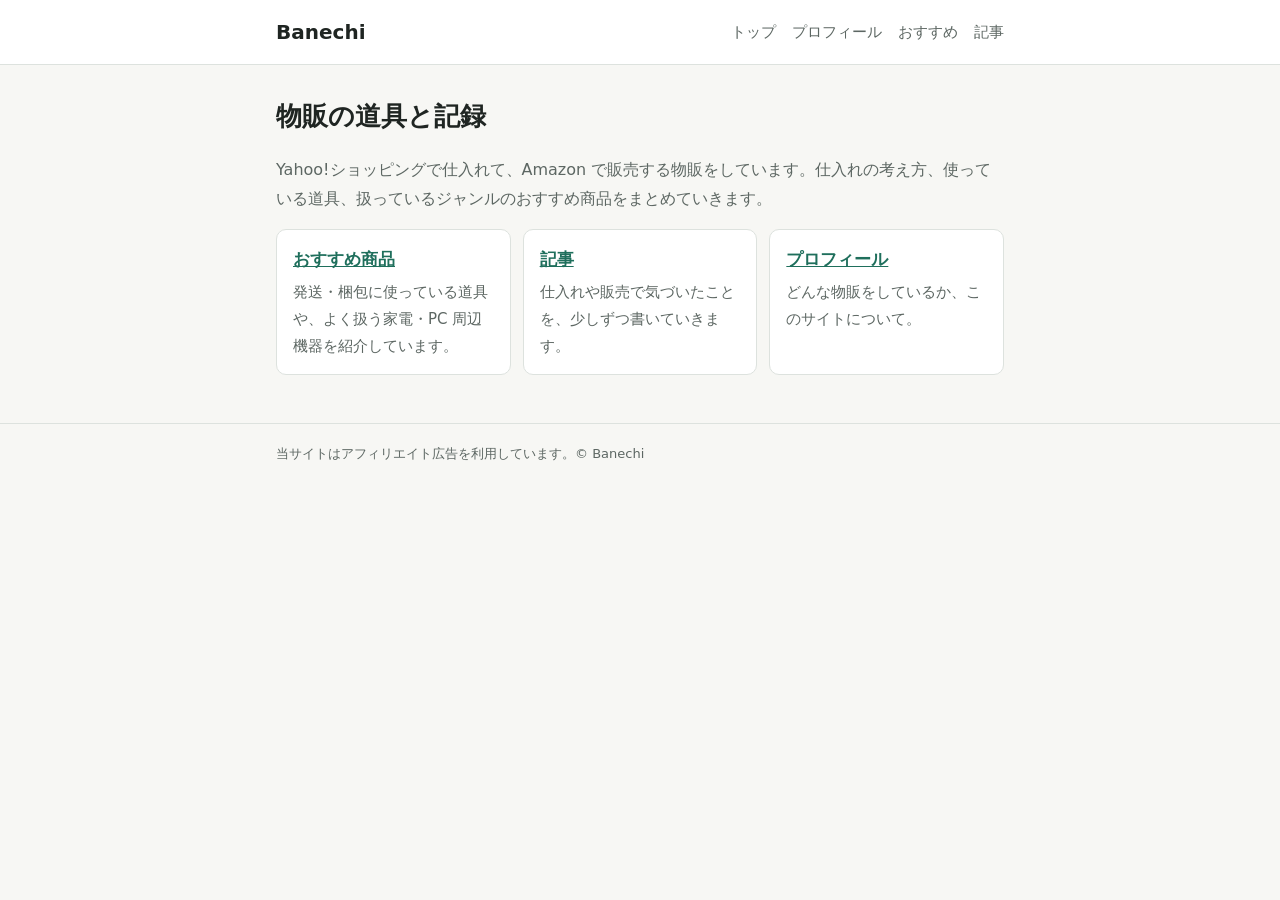
<file: index.html>
<!doctype html>
<html lang="ja">
<head>
<meta charset="utf-8">
<meta name="viewport" content="width=device-width, initial-scale=1">
<title>Banechi | 物販の道具と記録</title>
<meta name="description" content="Yahoo!ショッピングで仕入れて Amazon で販売する物販の、道具・考え方・おすすめ商品を紹介しています。">
<link rel="stylesheet" href="style.css">
</head>
<body>
<header class="site"><div class="inner">
  <a class="brand" href="./">Banechi</a>
  <nav><a href="./">トップ</a><a href="profile.html">プロフィール</a><a href="recommend/">おすすめ</a><a href="articles/">記事</a></nav>
</div></header>
<main>
  <h1>物販の道具と記録</h1>
  <p class="lead">Yahoo!ショッピングで仕入れて、Amazon で販売する物販をしています。仕入れの考え方、使っている道具、扱っているジャンルのおすすめ商品をまとめていきます。</p>

  <div class="cards">
    <div class="card"><h3><a href="recommend/">おすすめ商品</a></h3><p>発送・梱包に使っている道具や、よく扱う家電・PC 周辺機器を紹介しています。</p></div>
    <div class="card"><h3><a href="articles/">記事</a></h3><p>仕入れや販売で気づいたことを、少しずつ書いていきます。</p></div>
    <div class="card"><h3><a href="profile.html">プロフィール</a></h3><p>どんな物販をしているか、このサイトについて。</p></div>
  </div>
</main>
<footer><div class="inner">当サイトはアフィリエイト広告を利用しています。&copy; Banechi</div></footer>
</body>
</html>
</file>
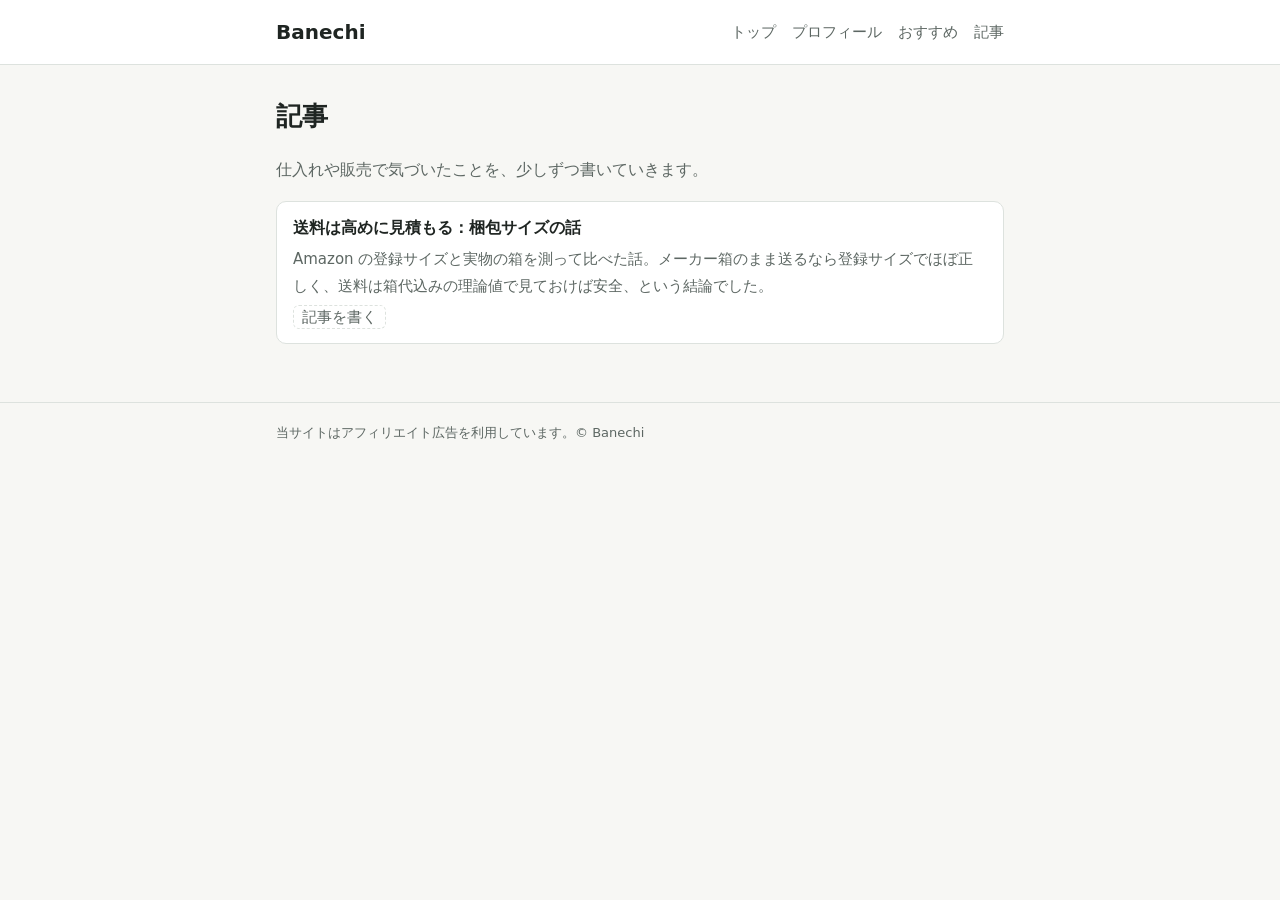
<file: articles/index.html>
<!doctype html>
<html lang="ja">
<head>
<meta charset="utf-8">
<meta name="viewport" content="width=device-width, initial-scale=1">
<title>記事 | Banechi</title>
<link rel="stylesheet" href="../style.css">
</head>
<body>
<header class="site"><div class="inner">
  <a class="brand" href="../">Banechi</a>
  <nav><a href="../">トップ</a><a href="../profile.html">プロフィール</a><a href="../recommend/">おすすめ</a><a href="./">記事</a></nav>
</div></header>
<main>
  <h1>記事</h1>
  <p class="lead">仕入れや販売で気づいたことを、少しずつ書いていきます。</p>

  <div class="item"><div class="name">送料は高めに見積もる：梱包サイズの話</div><div class="note">Amazon の登録サイズと実物の箱を測って比べた話。メーカー箱のまま送るなら登録サイズでほぼ正しく、送料は箱代込みの理論値で見ておけば安全、という結論でした。</div><div class="link"><span class="placeholder">記事を書く</span></div></div>
</main>
<footer><div class="inner">当サイトはアフィリエイト広告を利用しています。&copy; Banechi</div></footer>
</body>
</html>
</file>
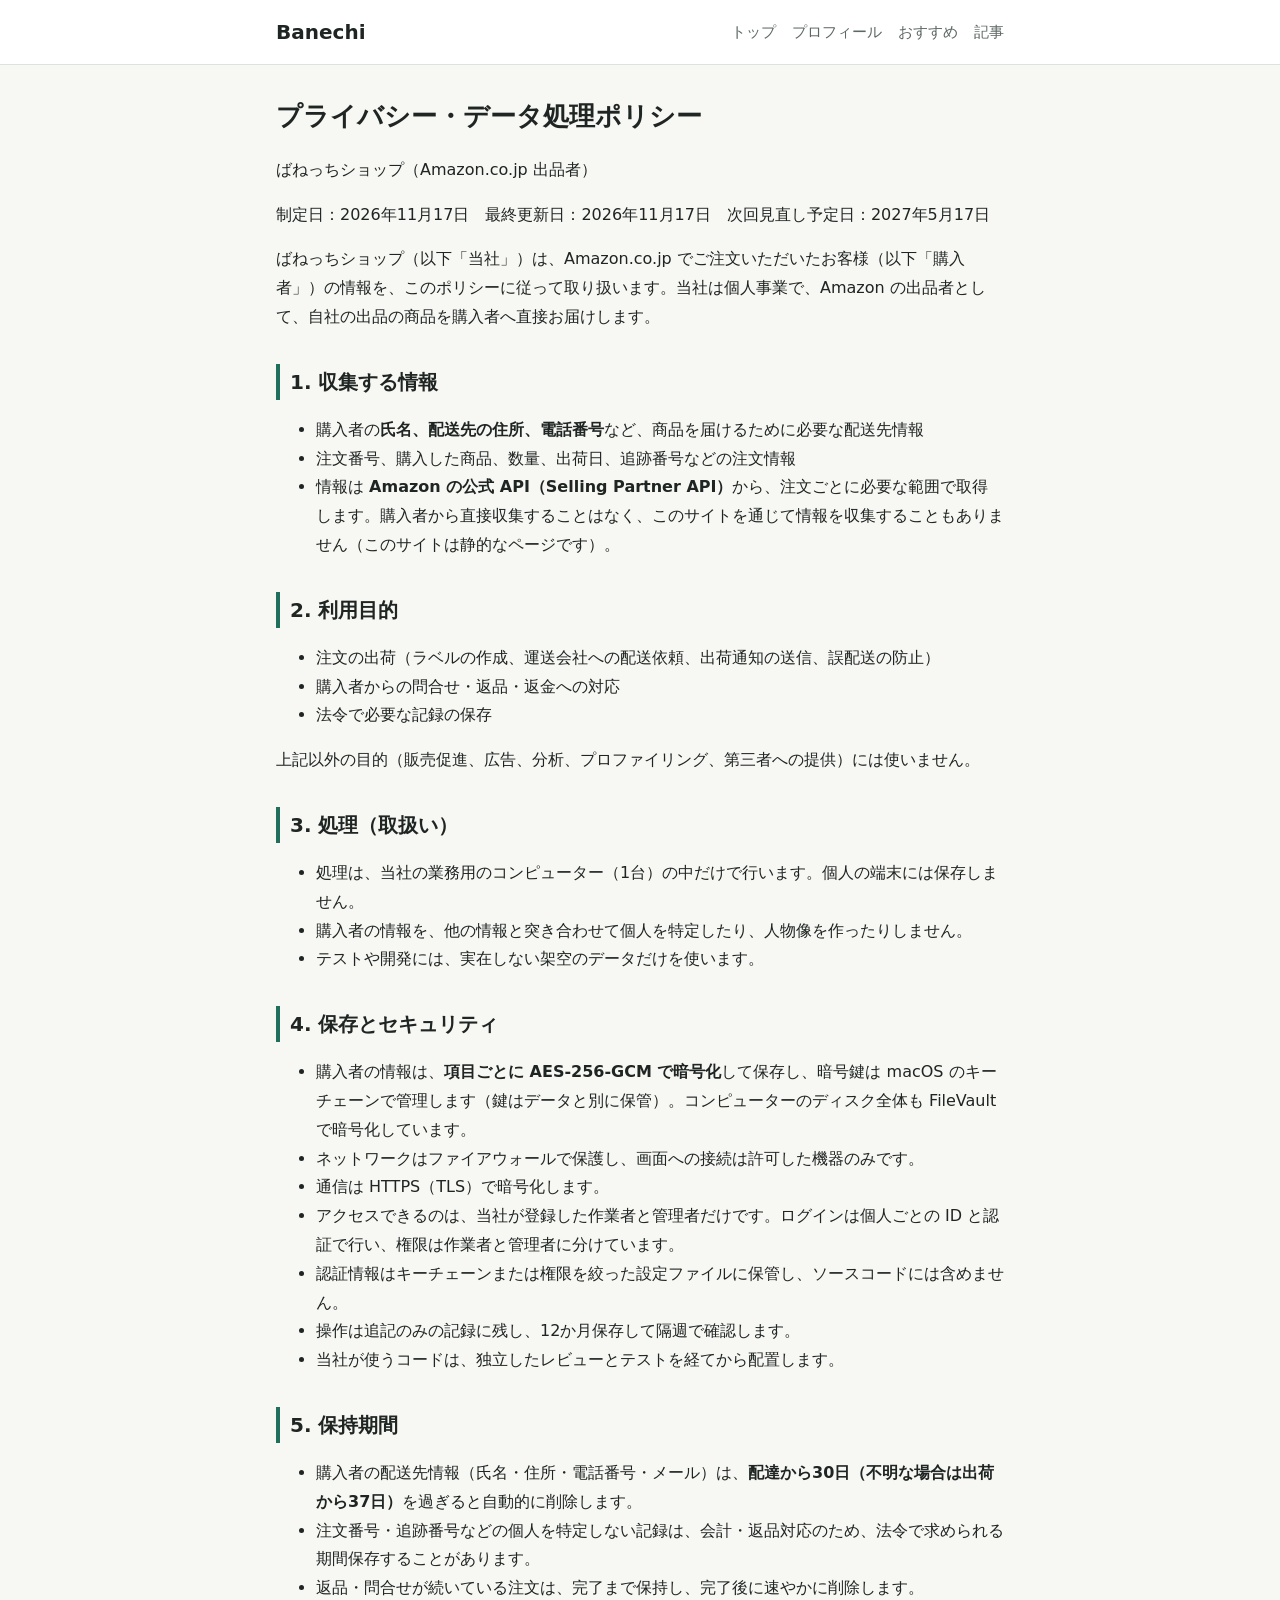
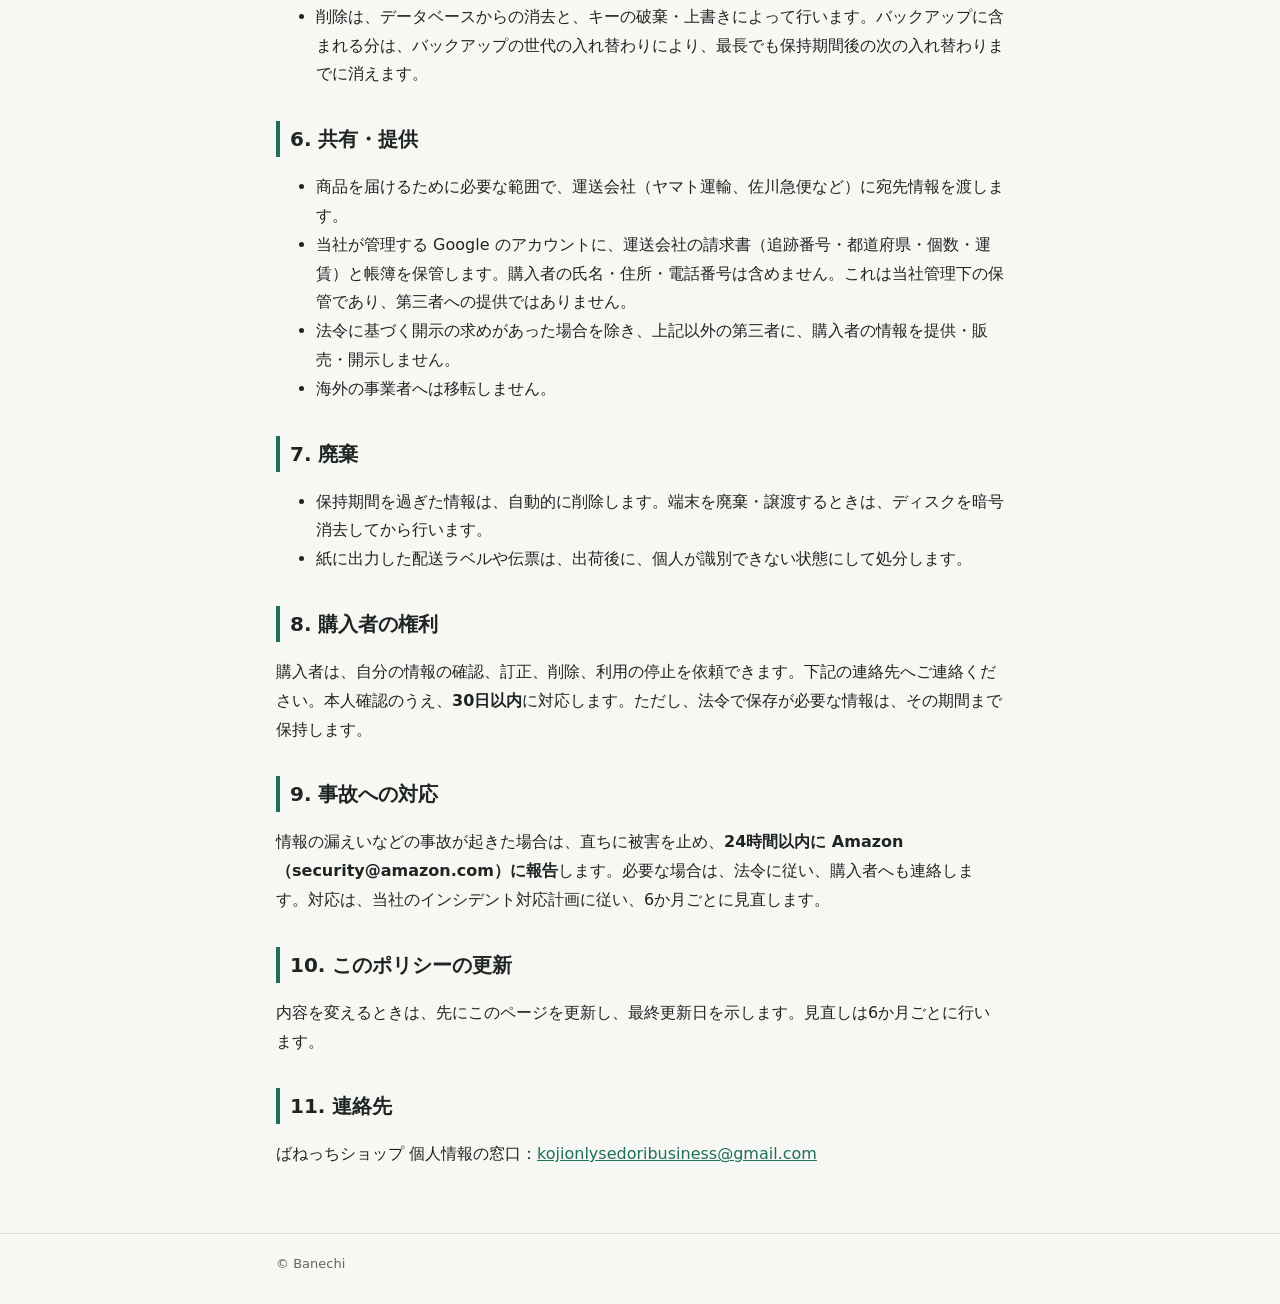
<file: privacy/index.html>
<!doctype html>
<html lang="ja">
<head>
<meta charset="utf-8">
<meta name="viewport" content="width=device-width, initial-scale=1">
<title>プライバシーポリシー | Banechi</title>
<link rel="stylesheet" href="../style.css">
</head>
<body>
<header class="site"><div class="inner">
  <a class="brand" href="../">Banechi</a>
  <nav><a href="../">トップ</a><a href="../profile.html">プロフィール</a><a href="../recommend/">おすすめ</a><a href="../articles/">記事</a></nav>
</div></header>
<main>
<h1>プライバシー・データ処理ポリシー</h1>
<p>ばねっちショップ（Amazon.co.jp 出品者）</p>
<p>制定日：2026年11月17日　最終更新日：2026年11月17日　次回見直し予定日：2027年5月17日</p>
<p></p>
<p>ばねっちショップ（以下「当社」）は、Amazon.co.jp でご注文いただいたお客様（以下「購入者」）の情報を、このポリシーに従って取り扱います。当社は個人事業で、Amazon の出品者として、自社の出品の商品を購入者へ直接お届けします。</p>
<h2>1. 収集する情報</h2>
<ul>
<li>購入者の<strong>氏名、配送先の住所、電話番号</strong>など、商品を届けるために必要な配送先情報</li>
<li>注文番号、購入した商品、数量、出荷日、追跡番号などの注文情報</li>
<li>情報は <strong>Amazon の公式 API（Selling Partner API）</strong>から、注文ごとに必要な範囲で取得します。購入者から直接収集することはなく、このサイトを通じて情報を収集することもありません（このサイトは静的なページです）。</li>
</ul>
<h2>2. 利用目的</h2>
<ul>
<li>注文の出荷（ラベルの作成、運送会社への配送依頼、出荷通知の送信、誤配送の防止）</li>
<li>購入者からの問合せ・返品・返金への対応</li>
<li>法令で必要な記録の保存</li>
</ul>
<p>上記以外の目的（販売促進、広告、分析、プロファイリング、第三者への提供）には使いません。</p>
<h2>3. 処理（取扱い）</h2>
<ul>
<li>処理は、当社の業務用のコンピューター（1台）の中だけで行います。個人の端末には保存しません。</li>
<li>購入者の情報を、他の情報と突き合わせて個人を特定したり、人物像を作ったりしません。</li>
<li>テストや開発には、実在しない架空のデータだけを使います。</li>
</ul>
<h2>4. 保存とセキュリティ</h2>
<ul>
<li>購入者の情報は、<strong>項目ごとに AES-256-GCM で暗号化</strong>して保存し、暗号鍵は macOS のキーチェーンで管理します（鍵はデータと別に保管）。コンピューターのディスク全体も FileVault で暗号化しています。</li>
<li>ネットワークはファイアウォールで保護し、画面への接続は許可した機器のみです。</li>
<li>通信は HTTPS（TLS）で暗号化します。</li>
<li>アクセスできるのは、当社が登録した作業者と管理者だけです。ログインは個人ごとの ID と認証で行い、権限は作業者と管理者に分けています。</li>
<li>認証情報はキーチェーンまたは権限を絞った設定ファイルに保管し、ソースコードには含めません。</li>
<li>操作は追記のみの記録に残し、12か月保存して隔週で確認します。</li>
<li>当社が使うコードは、独立したレビューとテストを経てから配置します。</li>
</ul>
<h2>5. 保持期間</h2>
<ul>
<li>購入者の配送先情報（氏名・住所・電話番号・メール）は、<strong>配達から30日（不明な場合は出荷から37日）</strong>を過ぎると自動的に削除します。</li>
<li>注文番号・追跡番号などの個人を特定しない記録は、会計・返品対応のため、法令で求められる期間保存することがあります。</li>
<li>返品・問合せが続いている注文は、完了まで保持し、完了後に速やかに削除します。</li>
<li>削除は、データベースからの消去と、キーの破棄・上書きによって行います。バックアップに含まれる分は、バックアップの世代の入れ替わりにより、最長でも保持期間後の次の入れ替わりまでに消えます。</li>
</ul>
<h2>6. 共有・提供</h2>
<ul>
<li>商品を届けるために必要な範囲で、運送会社（ヤマト運輸、佐川急便など）に宛先情報を渡します。</li>
<li>当社が管理する Google のアカウントに、運送会社の請求書（追跡番号・都道府県・個数・運賃）と帳簿を保管します。購入者の氏名・住所・電話番号は含めません。これは当社管理下の保管であり、第三者への提供ではありません。</li>
<li>法令に基づく開示の求めがあった場合を除き、上記以外の第三者に、購入者の情報を提供・販売・開示しません。</li>
<li>海外の事業者へは移転しません。</li>
</ul>
<h2>7. 廃棄</h2>
<ul>
<li>保持期間を過ぎた情報は、自動的に削除します。端末を廃棄・譲渡するときは、ディスクを暗号消去してから行います。</li>
<li>紙に出力した配送ラベルや伝票は、出荷後に、個人が識別できない状態にして処分します。</li>
</ul>
<h2>8. 購入者の権利</h2>
<p>購入者は、自分の情報の確認、訂正、削除、利用の停止を依頼できます。下記の連絡先へご連絡ください。本人確認のうえ、<strong>30日以内</strong>に対応します。ただし、法令で保存が必要な情報は、その期間まで保持します。</p>
<h2>9. 事故への対応</h2>
<p>情報の漏えいなどの事故が起きた場合は、直ちに被害を止め、<strong>24時間以内に Amazon（security@amazon.com）に報告</strong>します。必要な場合は、法令に従い、購入者へも連絡します。対応は、当社のインシデント対応計画に従い、6か月ごとに見直します。</p>
<h2>10. このポリシーの更新</h2>
<p>内容を変えるときは、先にこのページを更新し、最終更新日を示します。見直しは6か月ごとに行います。</p>
<h2>11. 連絡先</h2>
<p>ばねっちショップ 個人情報の窓口：<a href="mailto:kojionlysedoribusiness@gmail.com">kojionlysedoribusiness@gmail.com</a></p>
</main>
<footer><div class="inner">&copy; Banechi</div></footer>
</body>
</html>
</file>
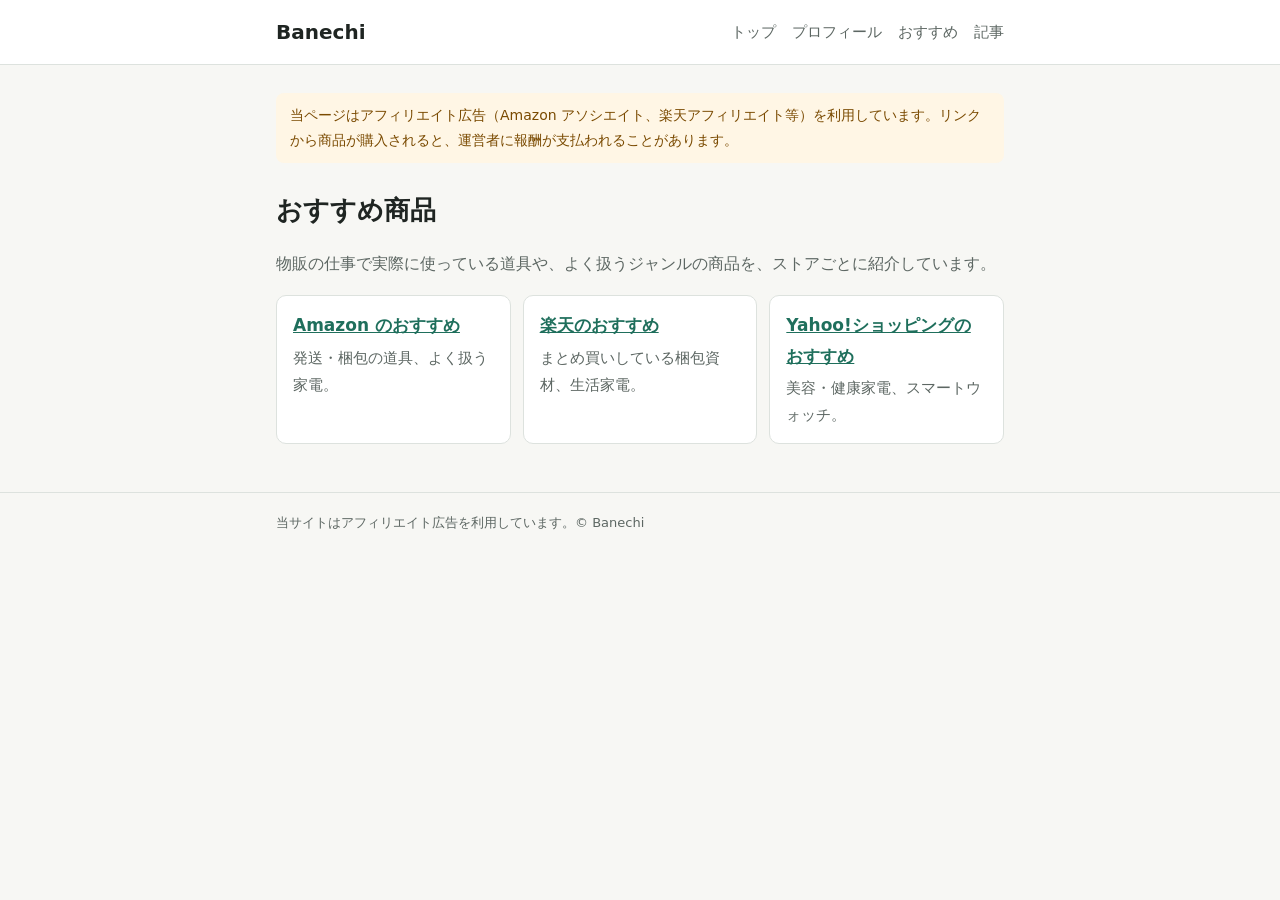
<file: recommend/index.html>
<!doctype html>
<html lang="ja">
<head>
<meta charset="utf-8">
<meta name="viewport" content="width=device-width, initial-scale=1">
<title>おすすめ商品 | Banechi</title>
<link rel="stylesheet" href="../style.css">
</head>
<body>
<header class="site"><div class="inner">
  <a class="brand" href="../">Banechi</a>
  <nav><a href="../">トップ</a><a href="../profile.html">プロフィール</a><a href="./">おすすめ</a><a href="../articles/">記事</a></nav>
</div></header>
<main>
  <p class="notice">当ページはアフィリエイト広告（Amazon アソシエイト、楽天アフィリエイト等）を利用しています。リンクから商品が購入されると、運営者に報酬が支払われることがあります。</p>
  <h1>おすすめ商品</h1>
  <p class="lead">物販の仕事で実際に使っている道具や、よく扱うジャンルの商品を、ストアごとに紹介しています。</p>
  <div class="cards">
    <div class="card"><h3><a href="amazon.html">Amazon のおすすめ</a></h3><p>発送・梱包の道具、よく扱う家電。</p></div>
    <div class="card"><h3><a href="rakuten.html">楽天のおすすめ</a></h3><p>まとめ買いしている梱包資材、生活家電。</p></div>
    <div class="card"><h3><a href="yahoo.html">Yahoo!ショッピングのおすすめ</a></h3><p>美容・健康家電、スマートウォッチ。</p></div>
  </div>
</main>
<footer><div class="inner">当サイトはアフィリエイト広告を利用しています。&copy; Banechi</div></footer>
</body>
</html>
</file>
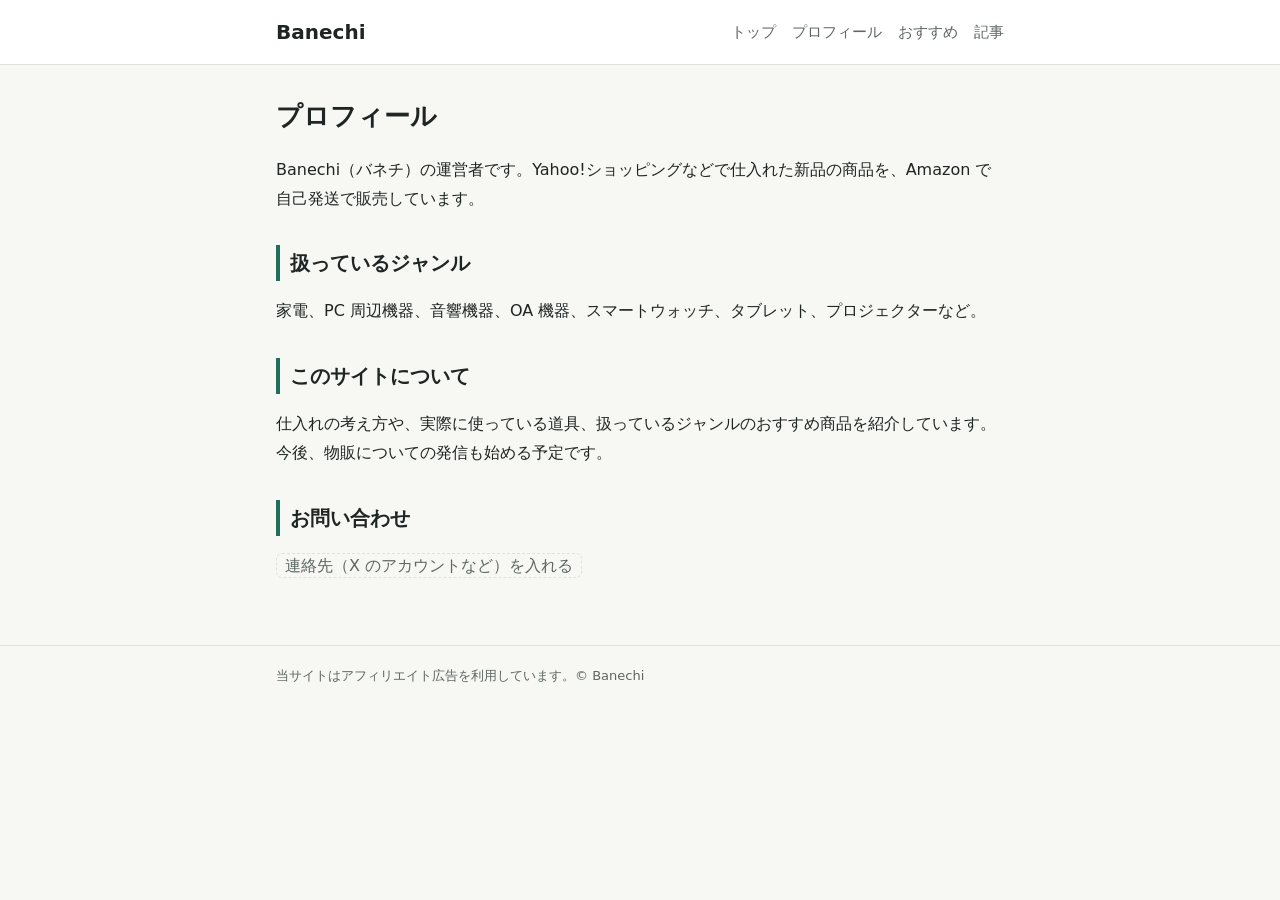
<file: profile.html>
<!doctype html>
<html lang="ja">
<head>
<meta charset="utf-8">
<meta name="viewport" content="width=device-width, initial-scale=1">
<title>プロフィール | Banechi</title>
<link rel="stylesheet" href="style.css">
</head>
<body>
<header class="site"><div class="inner">
  <a class="brand" href="./">Banechi</a>
  <nav><a href="./">トップ</a><a href="profile.html">プロフィール</a><a href="recommend/">おすすめ</a><a href="articles/">記事</a></nav>
</div></header>
<main>
  <h1>プロフィール</h1>
  <p>Banechi（バネチ）の運営者です。Yahoo!ショッピングなどで仕入れた新品の商品を、Amazon で自己発送で販売しています。</p>

  <h2>扱っているジャンル</h2>
  <p>家電、PC 周辺機器、音響機器、OA 機器、スマートウォッチ、タブレット、プロジェクターなど。</p>

  <h2>このサイトについて</h2>
  <p>仕入れの考え方や、実際に使っている道具、扱っているジャンルのおすすめ商品を紹介しています。今後、物販についての発信も始める予定です。</p>

  <h2>お問い合わせ</h2>
  <p><span class="placeholder">連絡先（X のアカウントなど）を入れる</span></p>
</main>
<footer><div class="inner">当サイトはアフィリエイト広告を利用しています。&copy; Banechi</div></footer>
</body>
</html>
</file>
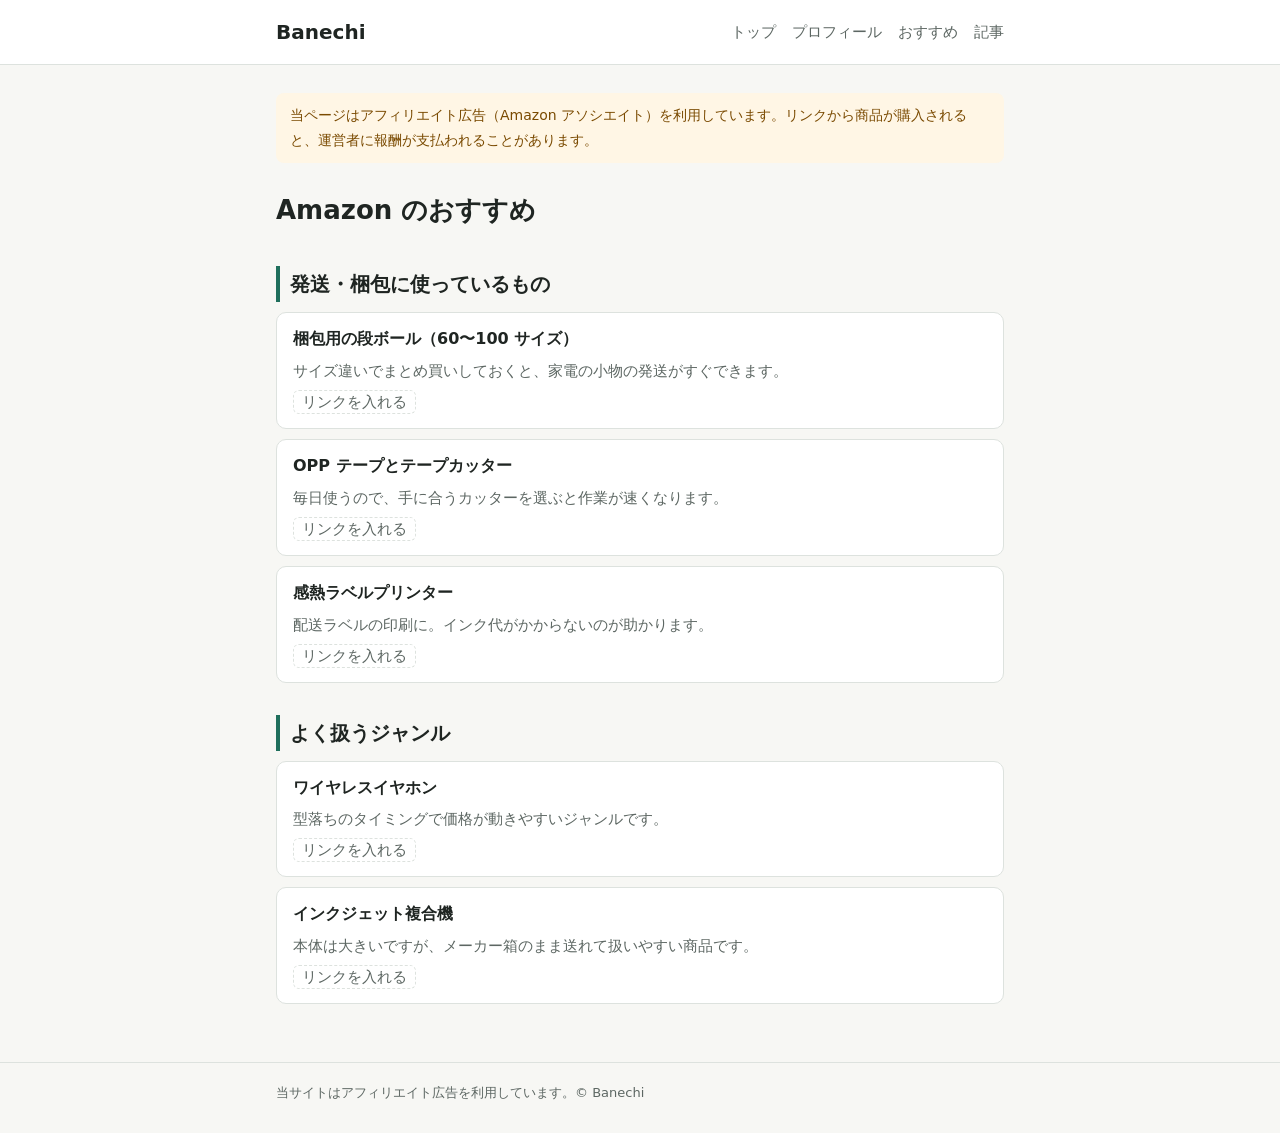
<file: recommend/amazon.html>
<!doctype html>
<html lang="ja">
<head>
<meta charset="utf-8">
<meta name="viewport" content="width=device-width, initial-scale=1">
<title>Amazon のおすすめ | Banechi</title>
<link rel="stylesheet" href="../style.css">
</head>
<body>
<header class="site"><div class="inner">
  <a class="brand" href="../">Banechi</a>
  <nav><a href="../">トップ</a><a href="../profile.html">プロフィール</a><a href="./">おすすめ</a><a href="../articles/">記事</a></nav>
</div></header>
<main>
  <p class="notice">当ページはアフィリエイト広告（Amazon アソシエイト）を利用しています。リンクから商品が購入されると、運営者に報酬が支払われることがあります。</p>
  <h1>Amazon のおすすめ</h1>

  <h2>発送・梱包に使っているもの</h2>
  <div class="item"><div class="name">梱包用の段ボール（60〜100 サイズ）</div><div class="note">サイズ違いでまとめ買いしておくと、家電の小物の発送がすぐできます。</div><div class="link"><span class="placeholder">リンクを入れる</span></div></div>
  <div class="item"><div class="name">OPP テープとテープカッター</div><div class="note">毎日使うので、手に合うカッターを選ぶと作業が速くなります。</div><div class="link"><span class="placeholder">リンクを入れる</span></div></div>
  <div class="item"><div class="name">感熱ラベルプリンター</div><div class="note">配送ラベルの印刷に。インク代がかからないのが助かります。</div><div class="link"><span class="placeholder">リンクを入れる</span></div></div>

  <h2>よく扱うジャンル</h2>
  <div class="item"><div class="name">ワイヤレスイヤホン</div><div class="note">型落ちのタイミングで価格が動きやすいジャンルです。</div><div class="link"><span class="placeholder">リンクを入れる</span></div></div>
  <div class="item"><div class="name">インクジェット複合機</div><div class="note">本体は大きいですが、メーカー箱のまま送れて扱いやすい商品です。</div><div class="link"><span class="placeholder">リンクを入れる</span></div></div>
</main>
<footer><div class="inner">当サイトはアフィリエイト広告を利用しています。&copy; Banechi</div></footer>
</body>
</html>
</file>
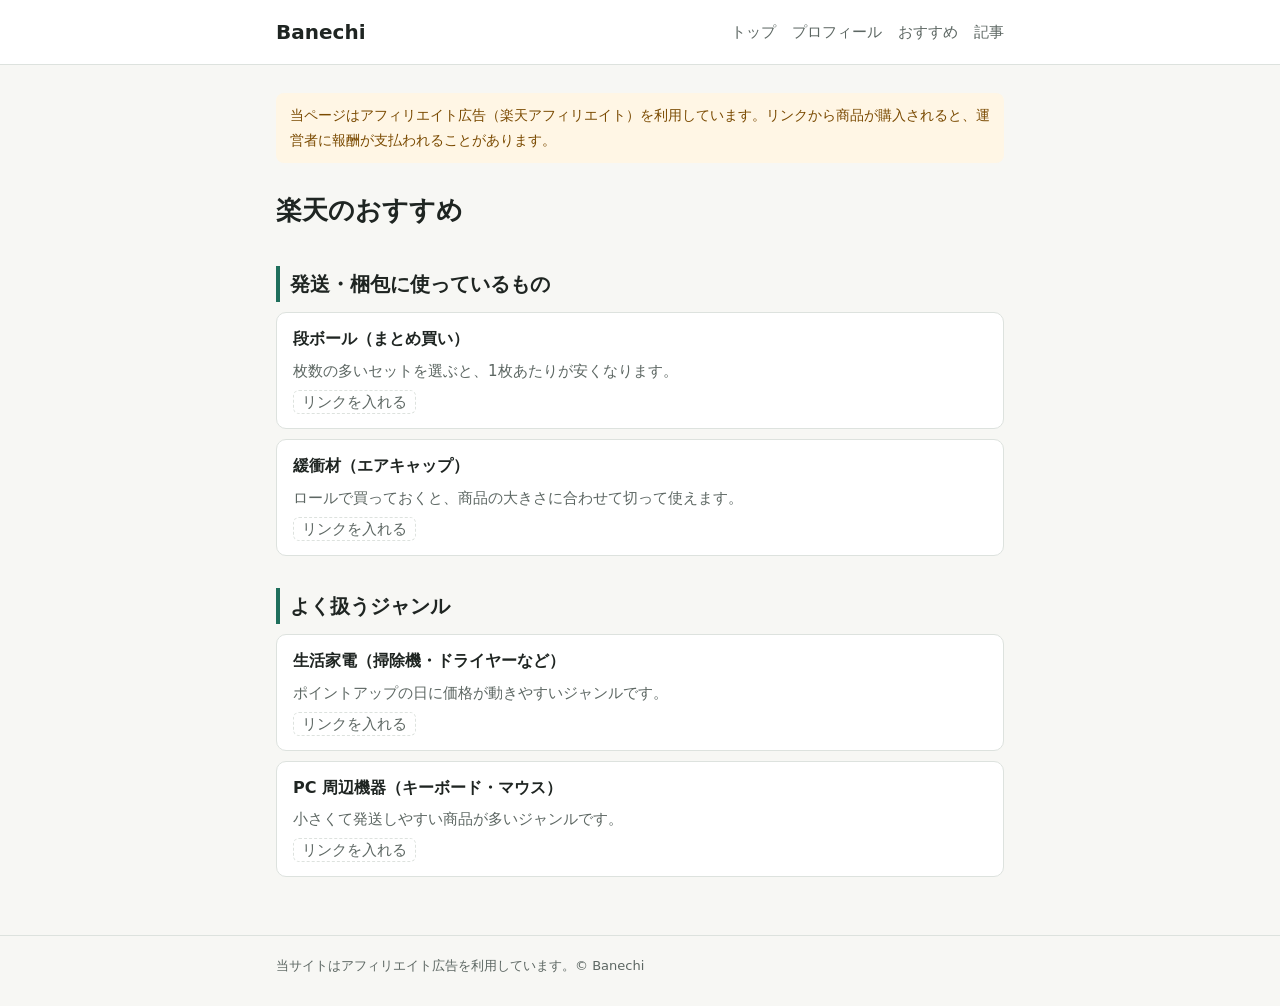
<file: recommend/rakuten.html>
<!doctype html>
<html lang="ja">
<head>
<meta charset="utf-8">
<meta name="viewport" content="width=device-width, initial-scale=1">
<title>楽天のおすすめ | Banechi</title>
<link rel="stylesheet" href="../style.css">
</head>
<body>
<header class="site"><div class="inner">
  <a class="brand" href="../">Banechi</a>
  <nav><a href="../">トップ</a><a href="../profile.html">プロフィール</a><a href="./">おすすめ</a><a href="../articles/">記事</a></nav>
</div></header>
<main>
  <p class="notice">当ページはアフィリエイト広告（楽天アフィリエイト）を利用しています。リンクから商品が購入されると、運営者に報酬が支払われることがあります。</p>
  <h1>楽天のおすすめ</h1>

  <h2>発送・梱包に使っているもの</h2>
  <div class="item"><div class="name">段ボール（まとめ買い）</div><div class="note">枚数の多いセットを選ぶと、1枚あたりが安くなります。</div><div class="link"><span class="placeholder">リンクを入れる</span></div></div>
  <div class="item"><div class="name">緩衝材（エアキャップ）</div><div class="note">ロールで買っておくと、商品の大きさに合わせて切って使えます。</div><div class="link"><span class="placeholder">リンクを入れる</span></div></div>

  <h2>よく扱うジャンル</h2>
  <div class="item"><div class="name">生活家電（掃除機・ドライヤーなど）</div><div class="note">ポイントアップの日に価格が動きやすいジャンルです。</div><div class="link"><span class="placeholder">リンクを入れる</span></div></div>
  <div class="item"><div class="name">PC 周辺機器（キーボード・マウス）</div><div class="note">小さくて発送しやすい商品が多いジャンルです。</div><div class="link"><span class="placeholder">リンクを入れる</span></div></div>
</main>
<footer><div class="inner">当サイトはアフィリエイト広告を利用しています。&copy; Banechi</div></footer>
</body>
</html>
</file>
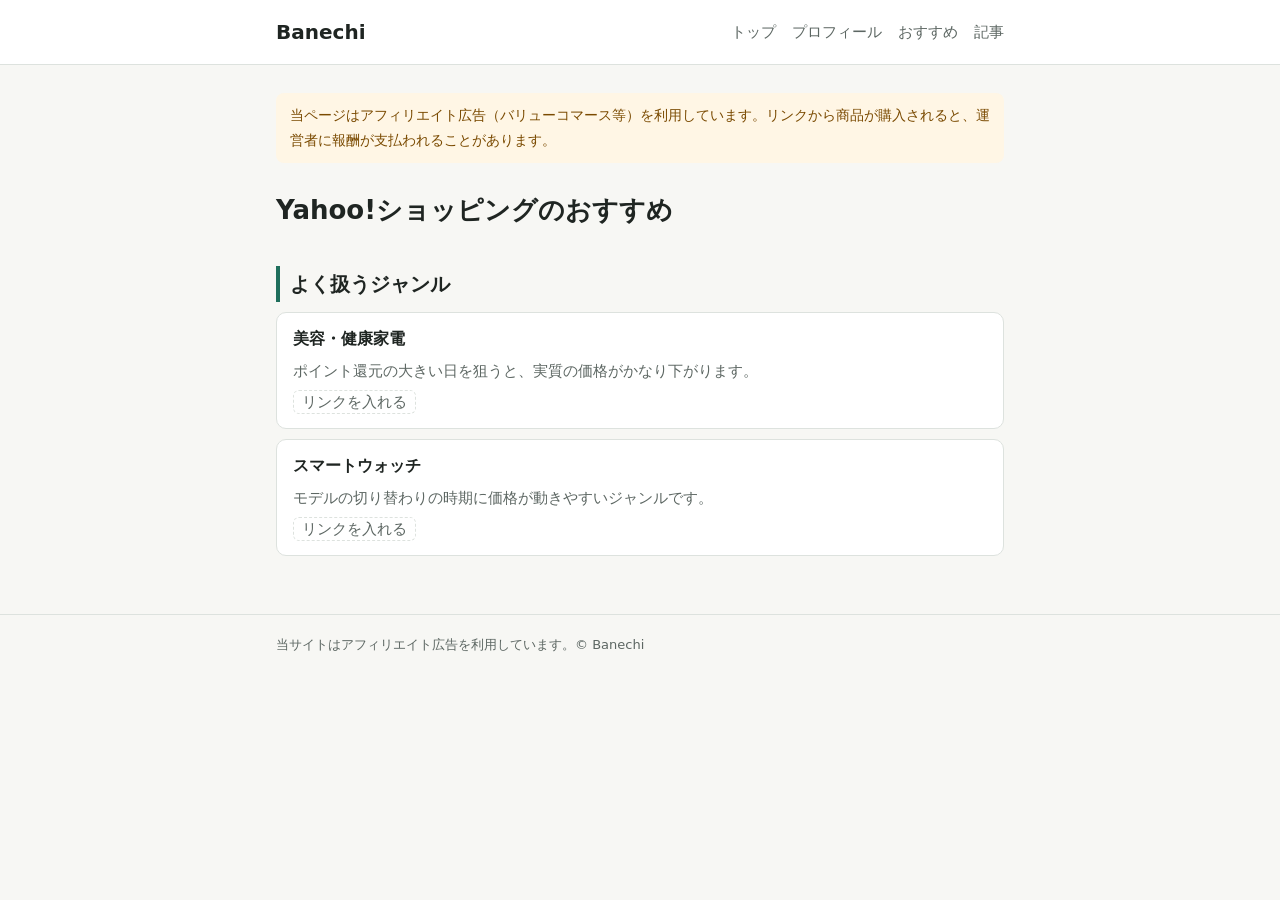
<file: recommend/yahoo.html>
<!doctype html>
<html lang="ja">
<head>
<meta charset="utf-8">
<meta name="viewport" content="width=device-width, initial-scale=1">
<title>Yahoo!ショッピングのおすすめ | Banechi</title>
<link rel="stylesheet" href="../style.css">
</head>
<body>
<header class="site"><div class="inner">
  <a class="brand" href="../">Banechi</a>
  <nav><a href="../">トップ</a><a href="../profile.html">プロフィール</a><a href="./">おすすめ</a><a href="../articles/">記事</a></nav>
</div></header>
<main>
  <p class="notice">当ページはアフィリエイト広告（バリューコマース等）を利用しています。リンクから商品が購入されると、運営者に報酬が支払われることがあります。</p>
  <h1>Yahoo!ショッピングのおすすめ</h1>

  <h2>よく扱うジャンル</h2>
  <div class="item"><div class="name">美容・健康家電</div><div class="note">ポイント還元の大きい日を狙うと、実質の価格がかなり下がります。</div><div class="link"><span class="placeholder">リンクを入れる</span></div></div>
  <div class="item"><div class="name">スマートウォッチ</div><div class="note">モデルの切り替わりの時期に価格が動きやすいジャンルです。</div><div class="link"><span class="placeholder">リンクを入れる</span></div></div>
</main>
<footer><div class="inner">当サイトはアフィリエイト広告を利用しています。&copy; Banechi</div></footer>
</body>
</html>
</file>
<file: style.css>
:root {
  --bg: #f7f7f4;
  --paper: #ffffff;
  --ink: #1f2522;
  --muted: #5d6763;
  --line: #dde2de;
  --accent: #1f6f5c;
  --notice-bg: #fff6e5;
  --notice-ink: #7a4a00;
}
@media (prefers-color-scheme: dark) {
  :root {
    --bg: #151a18;
    --paper: #1d2421;
    --ink: #e6ebe8;
    --muted: #9aa6a1;
    --line: #2f3935;
    --accent: #63c3a6;
    --notice-bg: #33291a;
    --notice-ink: #f0c27a;
  }
}
* { box-sizing: border-box; }
body {
  margin: 0;
  background: var(--bg);
  color: var(--ink);
  font-family: "Hiragino Sans", "Noto Sans JP", "Yu Gothic", system-ui, sans-serif;
  line-height: 1.8;
  font-size: 16px;
}
a { color: var(--accent); }
header.site {
  background: var(--paper);
  border-bottom: 1px solid var(--line);
}
header.site .inner, main, footer .inner {
  max-width: 760px;
  margin: 0 auto;
  padding: 0 16px;
}
header.site .inner {
  display: flex;
  flex-wrap: wrap;
  align-items: center;
  justify-content: space-between;
  gap: 8px;
  padding-top: 14px;
  padding-bottom: 14px;
}
header.site .brand {
  font-weight: 700;
  font-size: 20px;
  color: var(--ink);
  text-decoration: none;
}
nav a {
  margin-left: 16px;
  color: var(--muted);
  text-decoration: none;
  font-size: 15px;
}
nav a:first-child { margin-left: 0; }
nav a:hover { color: var(--accent); }
main { padding-top: 28px; padding-bottom: 48px; }
h1 { font-size: 26px; margin: 0 0 12px; }
h2 { font-size: 20px; margin: 32px 0 8px; border-left: 4px solid var(--accent); padding-left: 10px; }
h3 { font-size: 17px; margin: 20px 0 4px; }
.lead { color: var(--muted); }
.notice {
  background: var(--notice-bg);
  color: var(--notice-ink);
  border-radius: 8px;
  padding: 10px 14px;
  font-size: 14px;
  margin: 0 0 24px;
}
.cards { display: grid; grid-template-columns: repeat(auto-fit, minmax(220px, 1fr)); gap: 12px; margin-top: 12px; }
.card {
  background: var(--paper);
  border: 1px solid var(--line);
  border-radius: 10px;
  padding: 14px 16px;
}
.card h3 { margin-top: 0; }
.card p { margin: 4px 0 0; font-size: 15px; color: var(--muted); }
.item {
  background: var(--paper);
  border: 1px solid var(--line);
  border-radius: 10px;
  padding: 12px 16px;
  margin: 10px 0;
}
.item .name { font-weight: 700; }
.item .note { color: var(--muted); font-size: 15px; margin: 4px 0; }
.item .link { font-size: 15px; }
.placeholder { color: var(--muted); font-style: normal; border: 1px dashed var(--line); padding: 2px 8px; border-radius: 6px; }
footer {
  border-top: 1px solid var(--line);
  color: var(--muted);
  font-size: 13px;
  padding: 18px 0 28px;
}
@media (max-width: 520px) {
  nav a { margin-left: 12px; font-size: 14px; }
  h1 { font-size: 22px; }
}
</file>
